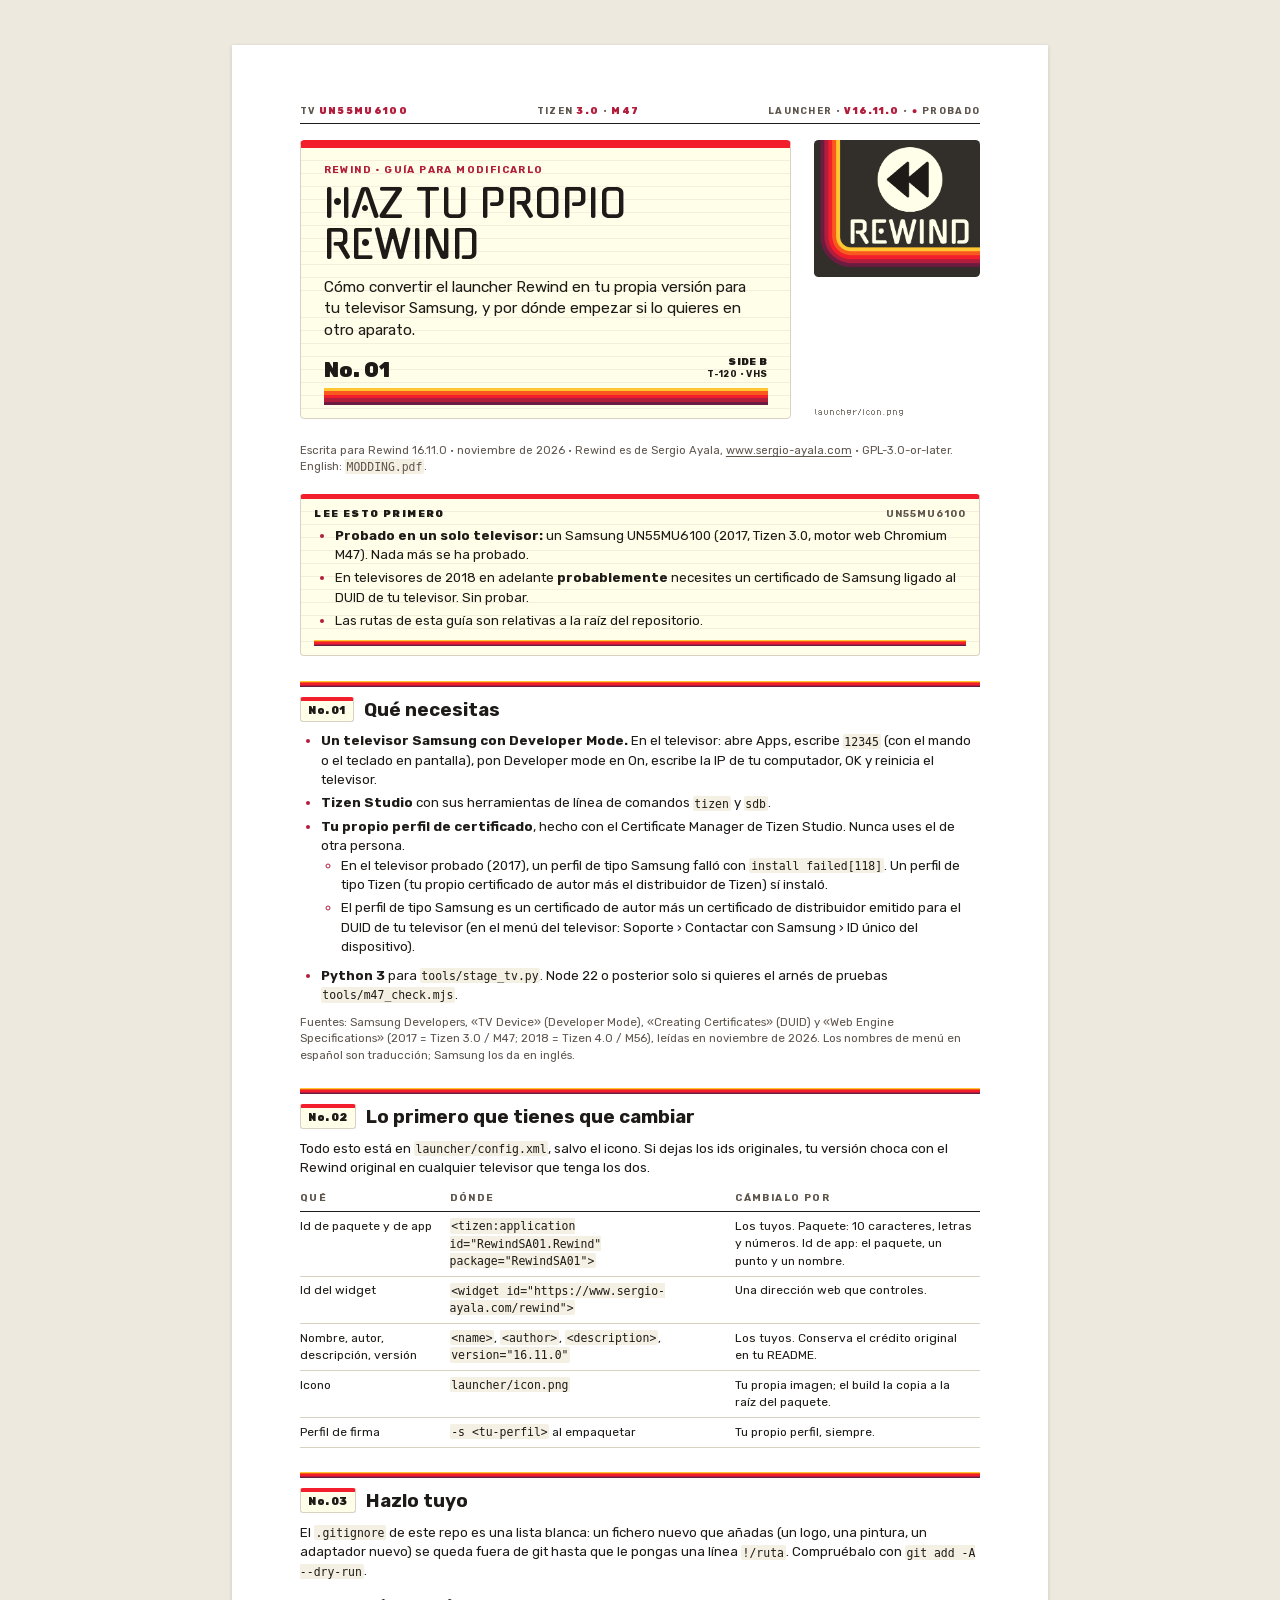
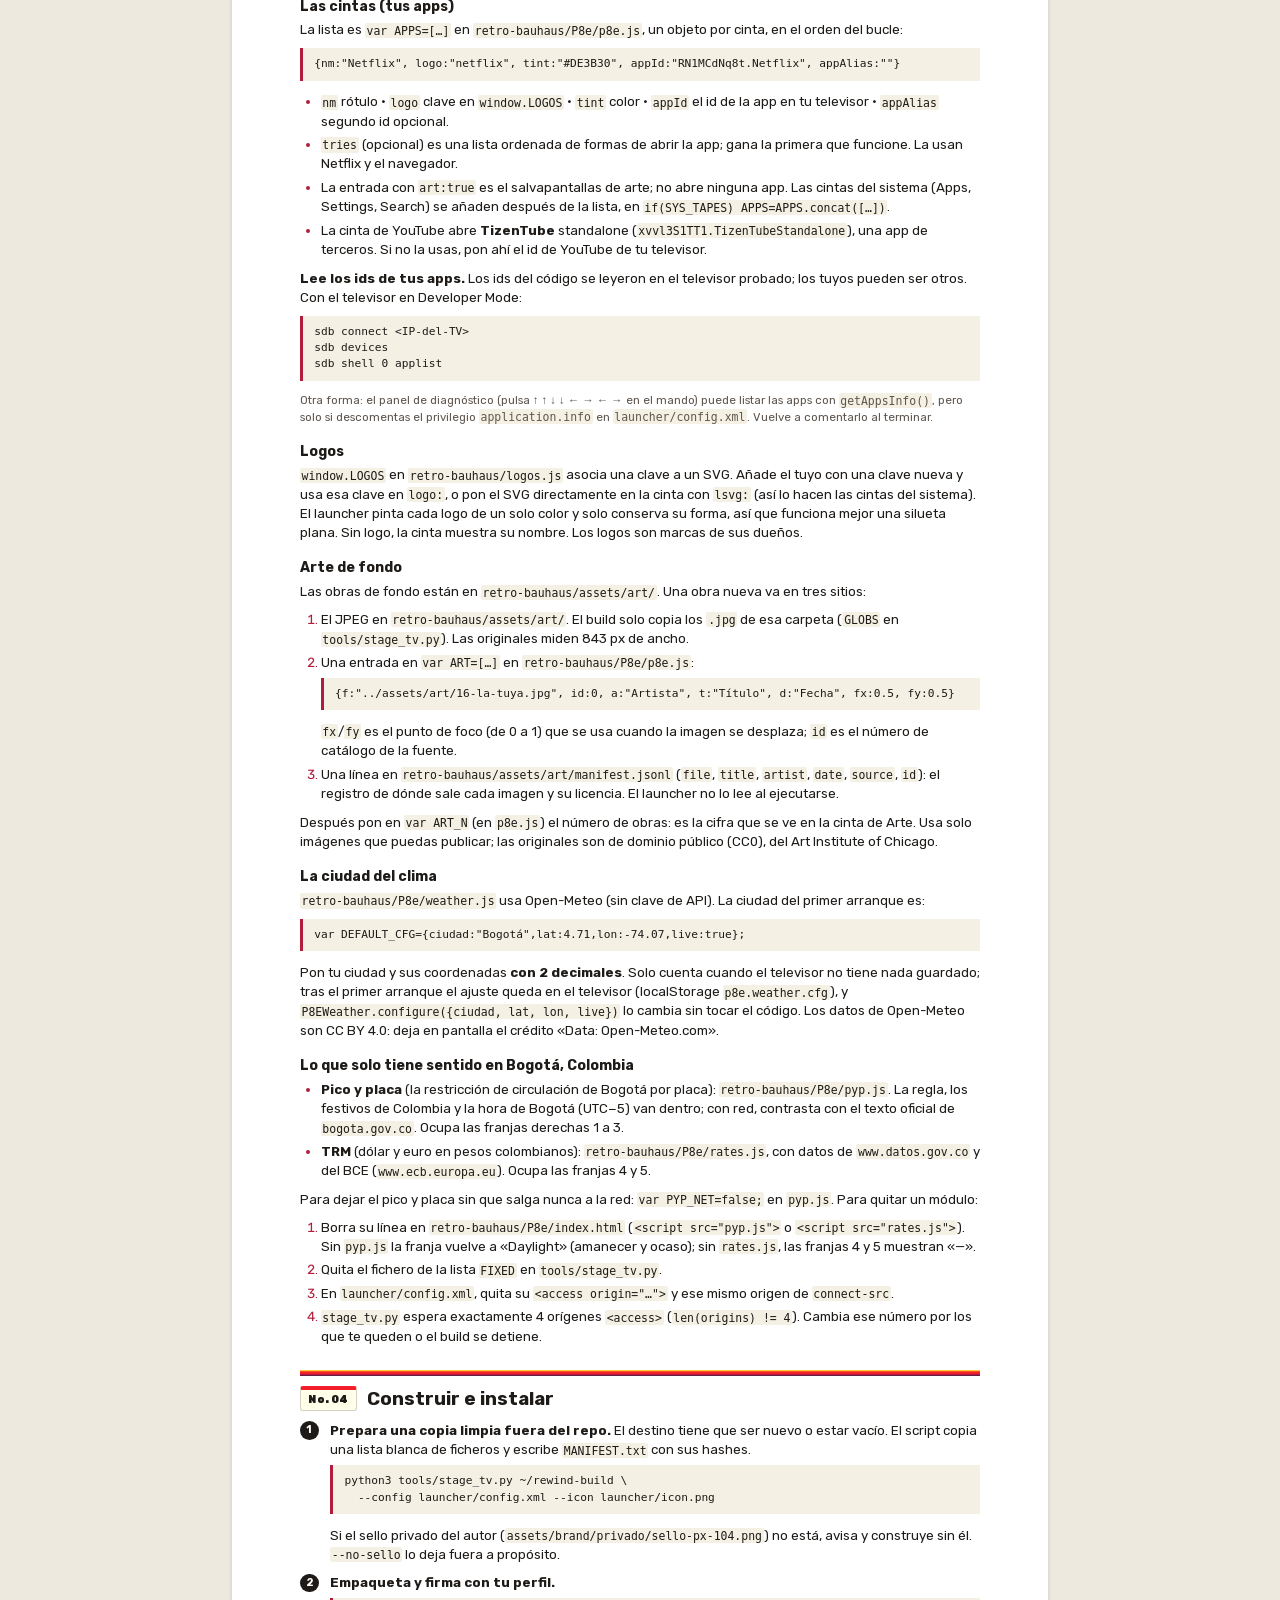
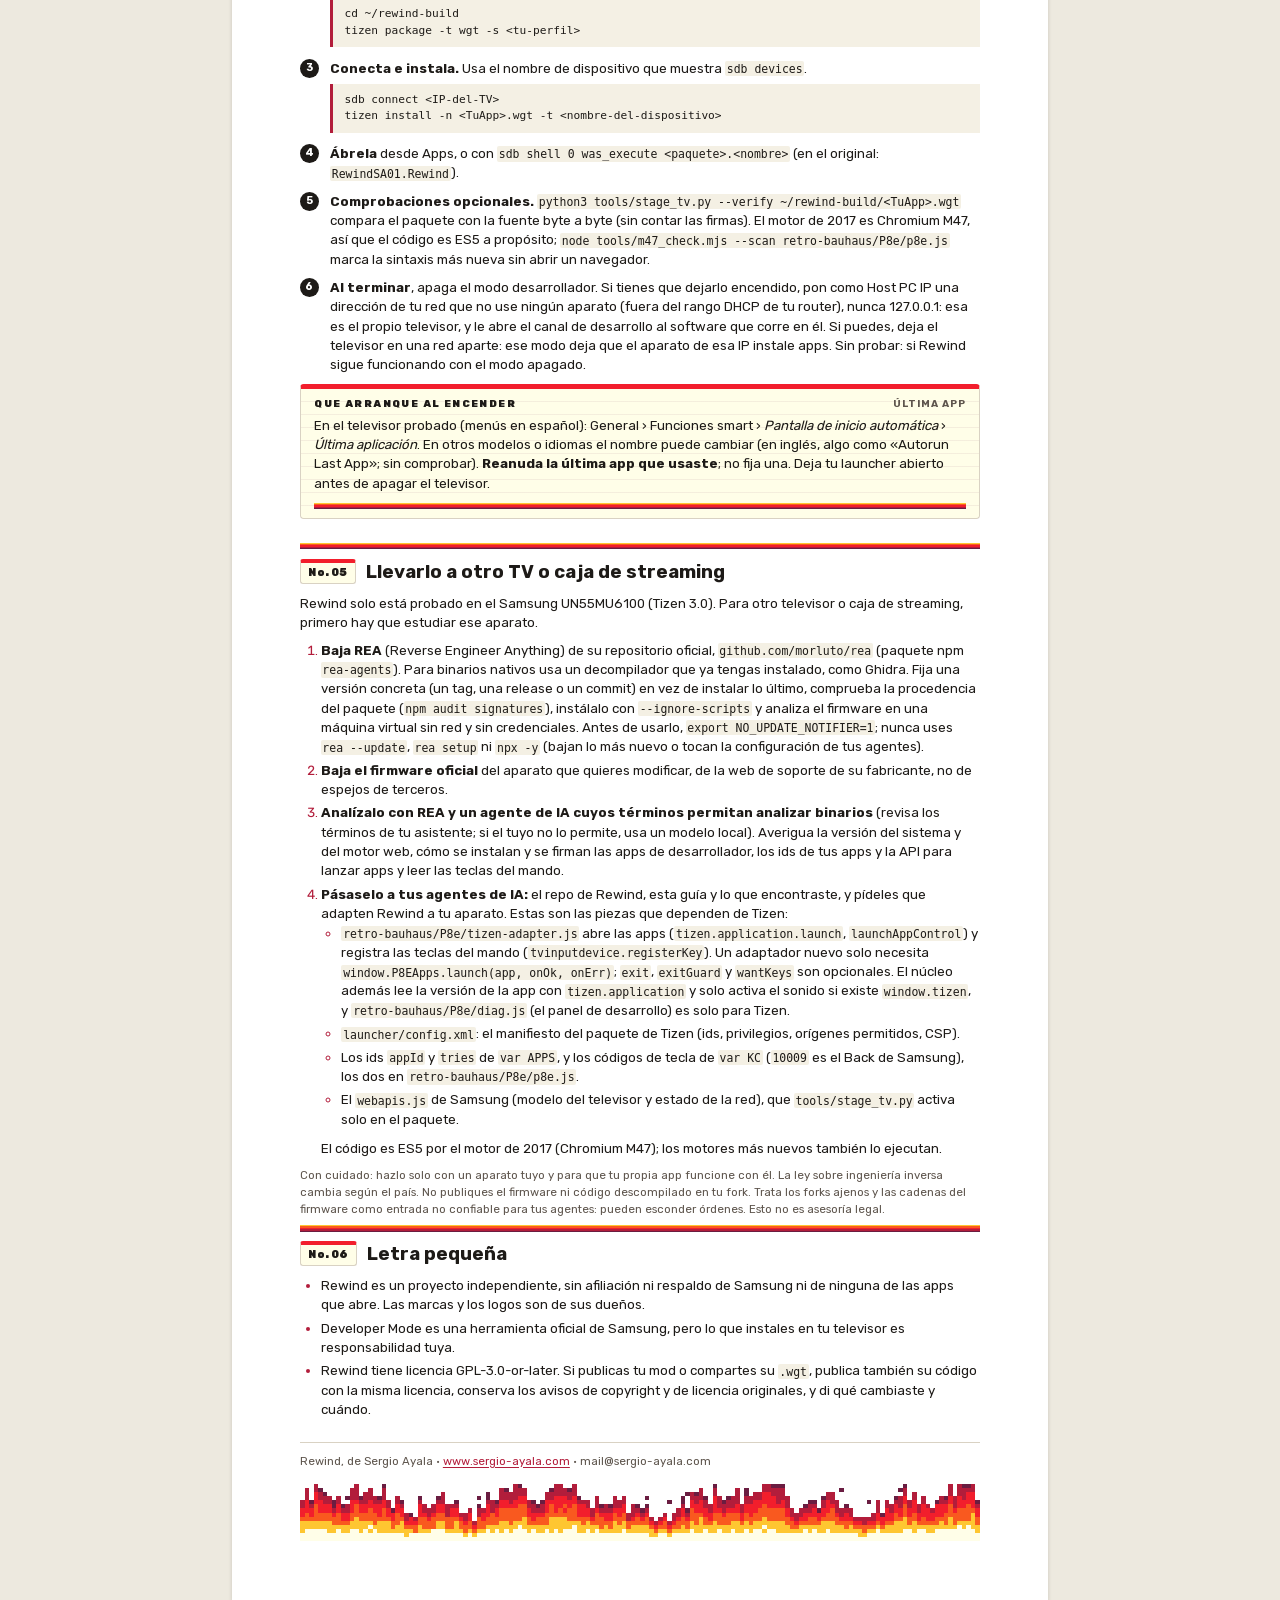
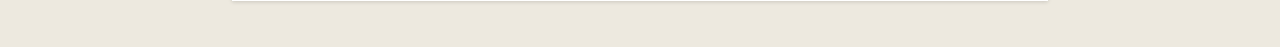
<file: docs/modding/modding.es.html>
<!doctype html>
<html lang="es">
<head>
<meta charset="utf-8">
<meta http-equiv="Content-Security-Policy" content="default-src 'none'; style-src 'self' 'sha256-MqgtjSTLEeCmsngR0eZmMRuCgOg/iaF7Q4fEQK7R6+M='; font-src 'self'; img-src 'self'; frame-src 'none'; child-src 'none'; object-src 'none'; script-src 'none'; connect-src 'none'; media-src 'none'; base-uri 'none'; form-action 'none'">
<meta name="viewport" content="width=device-width, initial-scale=1">
<title>Haz tu propio Rewind: pequeña guía para modificarlo</title>
<meta name="author" content="Sergio Ayala">
<link rel="stylesheet" href="guia.css">
<style>@page { @top-left { content: "Rewind · Guía para modificarlo"; } @bottom-right { content: "PÁG. " counter(page) "/" counter(pages); } }
@page :first { @top-left { content: none; } }</style>
</head>
<body>
<main>

<div class="hud" aria-hidden="true"><span>TV <b>UN55MU6100</b></span><span>Tizen <b>3.0</b> · <b>M47</b></span><span>Launcher · <b>V16.11.0</b> · <b>●</b> Probado</span></div>
<div class="cover">
<div class="label">
<p class="kicker">Rewind · Guía para modificarlo</p>
<h1>Haz tu propio Rewind</h1>
<p class="lede">Cómo convertir el launcher Rewind en tu propia versión para tu televisor Samsung, y por dónde empezar si lo quieres en otro aparato.</p>
<div class="row" aria-hidden="true"><span class="no">No. 01</span><span class="side">SIDE B<span>T-120 · VHS</span></span></div>
<div class="bands" aria-hidden="true"></div>
</div>
<div class="icon"><img src="img/rewind-icon.png" alt="El icono de la app Rewind: un símbolo de rebobinar sobre la palabra REWIND, con franjas amarilla, naranja, roja y ciruela en la esquina."><p class="cap">launcher/icon.png</p></div>
</div>
<p class="meta">Escrita para Rewind 16.11.0 · noviembre de 2026 · Rewind es de Sergio Ayala, <a href="https://www.sergio-ayala.com">www.sergio-ayala.com</a> · GPL-3.0-or-later. English: <code>MODDING.pdf</code>.</p>

<div class="note">
<span class="t">Lee esto primero<span>UN55MU6100</span></span>
<ul>
<li><strong>Probado en un solo televisor:</strong> un Samsung UN55MU6100 (2017, Tizen 3.0, motor web Chromium M47). Nada más se ha probado.</li>
<li>En televisores de 2018 en adelante <strong>probablemente</strong> necesites un certificado de Samsung ligado al DUID de tu televisor. Sin probar.</li>
<li>Las rutas de esta guía son relativas a la raíz del repositorio.</li>
</ul>
</div>

<div class="sep" aria-hidden="true"></div>
<h2><span class="n">No. 01</span> Qué necesitas</h2>
<ul>
<li><strong>Un televisor Samsung con Developer Mode.</strong> En el televisor: abre Apps, escribe <code>12345</code> (con el mando o el teclado en pantalla), pon Developer mode en On, escribe la IP de tu computador, OK y reinicia el televisor.</li>
<li><strong>Tizen Studio</strong> con sus herramientas de línea de comandos <code>tizen</code> y <code>sdb</code>.</li>
<li><strong>Tu propio perfil de certificado</strong>, hecho con el Certificate Manager de Tizen Studio. Nunca uses el de otra persona.
  <ul>
  <li>En el televisor probado (2017), un perfil de tipo Samsung falló con <code>install failed[118]</code>. Un perfil de tipo Tizen (tu propio certificado de autor más el distribuidor de Tizen) sí instaló.</li>
  <li>El perfil de tipo Samsung es un certificado de autor más un certificado de distribuidor emitido para el DUID de tu televisor (en el menú del televisor: Soporte › Contactar con Samsung › ID único del dispositivo).</li>
  </ul></li>
<li><strong>Python 3</strong> para <code>tools/stage_tv.py</code>. Node 22 o posterior solo si quieres el arnés de pruebas <code>tools/m47_check.mjs</code>.</li>
</ul>
<p class="small">Fuentes: Samsung Developers, «TV Device» (Developer Mode), «Creating Certificates» (DUID) y «Web Engine Specifications» (2017 = Tizen 3.0 / M47; 2018 = Tizen 4.0 / M56), leídas en noviembre de 2026. Los nombres de menú en español son traducción; Samsung los da en inglés.</p>

<div class="sep" aria-hidden="true"></div>
<h2><span class="n">No. 02</span> Lo primero que tienes que cambiar</h2>
<p>Todo esto está en <code>launcher/config.xml</code>, salvo el icono. Si dejas los ids originales, tu versión choca con el Rewind original en cualquier televisor que tenga los dos.</p>
<table>
<thead><tr><th>Qué</th><th>Dónde</th><th>Cámbialo por</th></tr></thead>
<tbody>
<tr><td>Id de paquete y de app</td><td><code>&lt;tizen:application id="RewindSA01.Rewind" package="RewindSA01"&gt;</code></td><td>Los tuyos. Paquete: 10 caracteres, letras y números. Id de app: el paquete, un punto y un nombre.</td></tr>
<tr><td>Id del widget</td><td><code>&lt;widget id="https://www.sergio-ayala.com/rewind"&gt;</code></td><td>Una dirección web que controles.</td></tr>
<tr><td>Nombre, autor, descripción, versión</td><td><code>&lt;name&gt;</code>, <code>&lt;author&gt;</code>, <code>&lt;description&gt;</code>, <code>version="16.11.0"</code></td><td>Los tuyos. Conserva el crédito original en tu README.</td></tr>
<tr><td>Icono</td><td><code>launcher/icon.png</code></td><td>Tu propia imagen; el build la copia a la raíz del paquete.</td></tr>
<tr><td>Perfil de firma</td><td><code>-s &lt;tu-perfil&gt;</code> al empaquetar</td><td>Tu propio perfil, siempre.</td></tr>
</tbody>
</table>

<div class="sep" aria-hidden="true"></div>
<h2><span class="n">No. 03</span> Hazlo tuyo</h2>
<p>El <code>.gitignore</code> de este repo es una lista blanca: un fichero nuevo que añadas (un logo, una pintura, un adaptador nuevo) se queda fuera de git hasta que le pongas una línea <code>!/ruta</code>. Compruébalo con <code>git add -A --dry-run</code>.</p>

<h3>Las cintas (tus apps)</h3>
<p>La lista es <code>var APPS=[…]</code> en <code>retro-bauhaus/P8e/p8e.js</code>, un objeto por cinta, en el orden del bucle:</p>
<pre><code>{nm:"Netflix", logo:"netflix", tint:"#DE3B30", appId:"RN1MCdNq8t.Netflix", appAlias:""}</code></pre>
<ul>
<li><code>nm</code> rótulo · <code>logo</code> clave en <code>window.LOGOS</code> · <code>tint</code> color · <code>appId</code> el id de la app en tu televisor · <code>appAlias</code> segundo id opcional.</li>
<li><code>tries</code> (opcional) es una lista ordenada de formas de abrir la app; gana la primera que funcione. La usan Netflix y el navegador.</li>
<li>La entrada con <code>art:true</code> es el salvapantallas de arte; no abre ninguna app. Las cintas del sistema (Apps, Settings, Search) se añaden después de la lista, en <code>if(SYS_TAPES) APPS=APPS.concat([…])</code>.</li>
<li>La cinta de YouTube abre <strong>TizenTube</strong> standalone (<code>xvvl3S1TT1.TizenTubeStandalone</code>), una app de terceros. Si no la usas, pon ahí el id de YouTube de tu televisor.</li>
</ul>
<p><strong>Lee los ids de tus apps.</strong> Los ids del código se leyeron en el televisor probado; los tuyos pueden ser otros. Con el televisor en Developer Mode:</p>
<pre><code>sdb connect &lt;IP-del-TV&gt;
sdb devices
sdb shell 0 applist</code></pre>
<p class="small">Otra forma: el panel de diagnóstico (pulsa ↑ ↑ ↓ ↓ ← → ← → en el mando) puede listar las apps con <code>getAppsInfo()</code>, pero solo si descomentas el privilegio <code>application.info</code> en <code>launcher/config.xml</code>. Vuelve a comentarlo al terminar.</p>

<h3>Logos</h3>
<p><code>window.LOGOS</code> en <code>retro-bauhaus/logos.js</code> asocia una clave a un SVG. Añade el tuyo con una clave nueva y usa esa clave en <code>logo:</code>, o pon el SVG directamente en la cinta con <code>lsvg:</code> (así lo hacen las cintas del sistema). El launcher pinta cada logo de un solo color y solo conserva su forma, así que funciona mejor una silueta plana. Sin logo, la cinta muestra su nombre. Los logos son marcas de sus dueños.</p>

<h3>Arte de fondo</h3>
<p>Las obras de fondo están en <code>retro-bauhaus/assets/art/</code>. Una obra nueva va en tres sitios:</p>
<ol>
<li>El JPEG en <code>retro-bauhaus/assets/art/</code>. El build solo copia los <code>.jpg</code> de esa carpeta (<code>GLOBS</code> en <code>tools/stage_tv.py</code>). Las originales miden 843 px de ancho.</li>
<li>Una entrada en <code>var ART=[…]</code> en <code>retro-bauhaus/P8e/p8e.js</code>:
<pre><code>{f:"../assets/art/16-la-tuya.jpg", id:0, a:"Artista", t:"Título", d:"Fecha", fx:0.5, fy:0.5}</code></pre>
<code>fx</code>/<code>fy</code> es el punto de foco (de 0 a 1) que se usa cuando la imagen se desplaza; <code>id</code> es el número de catálogo de la fuente.</li>
<li>Una línea en <code>retro-bauhaus/assets/art/manifest.jsonl</code> (<code>file</code>, <code>title</code>, <code>artist</code>, <code>date</code>, <code>source</code>, <code>id</code>): el registro de dónde sale cada imagen y su licencia. El launcher no lo lee al ejecutarse.</li>
</ol>
<p>Después pon en <code>var ART_N</code> (en <code>p8e.js</code>) el número de obras: es la cifra que se ve en la cinta de Arte. Usa solo imágenes que puedas publicar; las originales son de dominio público (CC0), del Art Institute of Chicago.</p>

<h3>La ciudad del clima</h3>
<p><code>retro-bauhaus/P8e/weather.js</code> usa Open-Meteo (sin clave de API). La ciudad del primer arranque es:</p>
<pre><code>var DEFAULT_CFG={ciudad:"Bogotá",lat:4.71,lon:-74.07,live:true};</code></pre>
<p>Pon tu ciudad y sus coordenadas <strong>con 2 decimales</strong>. Solo cuenta cuando el televisor no tiene nada guardado; tras el primer arranque el ajuste queda en el televisor (localStorage <code>p8e.weather.cfg</code>), y <code>P8EWeather.configure({ciudad, lat, lon, live})</code> lo cambia sin tocar el código. Los datos de Open-Meteo son CC BY 4.0: deja en pantalla el crédito «Data: Open-Meteo.com».</p>

<h3>Lo que solo tiene sentido en Bogotá, Colombia</h3>
<ul>
<li><strong>Pico y placa</strong> (la restricción de circulación de Bogotá por placa): <code>retro-bauhaus/P8e/pyp.js</code>. La regla, los festivos de Colombia y la hora de Bogotá (UTC−5) van dentro; con red, contrasta con el texto oficial de <code>bogota.gov.co</code>. Ocupa las franjas derechas 1 a 3.</li>
<li><strong>TRM</strong> (dólar y euro en pesos colombianos): <code>retro-bauhaus/P8e/rates.js</code>, con datos de <code>www.datos.gov.co</code> y del BCE (<code>www.ecb.europa.eu</code>). Ocupa las franjas 4 y 5.</li>
</ul>
<p>Para dejar el pico y placa sin que salga nunca a la red: <code>var PYP_NET=false;</code> en <code>pyp.js</code>. Para quitar un módulo:</p>
<ol>
<li>Borra su línea en <code>retro-bauhaus/P8e/index.html</code> (<code>&lt;script src="pyp.js"&gt;</code> o <code>&lt;script src="rates.js"&gt;</code>). Sin <code>pyp.js</code> la franja vuelve a «Daylight» (amanecer y ocaso); sin <code>rates.js</code>, las franjas 4 y 5 muestran «—».</li>
<li>Quita el fichero de la lista <code>FIXED</code> en <code>tools/stage_tv.py</code>.</li>
<li>En <code>launcher/config.xml</code>, quita su <code>&lt;access origin="…"&gt;</code> y ese mismo origen de <code>connect-src</code>.</li>
<li><code>stage_tv.py</code> espera exactamente 4 orígenes <code>&lt;access&gt;</code> (<code>len(origins) != 4</code>). Cambia ese número por los que te queden o el build se detiene.</li>
</ol>

<div class="sep" aria-hidden="true"></div>
<h2><span class="n">No. 04</span> Construir e instalar</h2>
<ol class="steps">
<li><strong>Prepara una copia limpia fuera del repo.</strong> El destino tiene que ser nuevo o estar vacío. El script copia una lista blanca de ficheros y escribe <code>MANIFEST.txt</code> con sus hashes.
<pre><code>python3 tools/stage_tv.py ~/rewind-build \
  --config launcher/config.xml --icon launcher/icon.png</code></pre>
Si el sello privado del autor (<code>assets/brand/privado/sello-px-104.png</code>) no está, avisa y construye sin él. <code>--no-sello</code> lo deja fuera a propósito.</li>
<li><strong>Empaqueta y firma con tu perfil.</strong>
<pre><code>cd ~/rewind-build
tizen package -t wgt -s &lt;tu-perfil&gt;</code></pre></li>
<li><strong>Conecta e instala.</strong> Usa el nombre de dispositivo que muestra <code>sdb devices</code>.
<pre><code>sdb connect &lt;IP-del-TV&gt;
tizen install -n &lt;TuApp&gt;.wgt -t &lt;nombre-del-dispositivo&gt;</code></pre></li>
<li><strong>Ábrela</strong> desde Apps, o con <code>sdb shell 0 was_execute &lt;paquete&gt;.&lt;nombre&gt;</code> (en el original: <code>RewindSA01.Rewind</code>).</li>
<li><strong>Comprobaciones opcionales.</strong> <code>python3 tools/stage_tv.py --verify ~/rewind-build/&lt;TuApp&gt;.wgt</code> compara el paquete con la fuente byte a byte (sin contar las firmas). El motor de 2017 es Chromium M47, así que el código es ES5 a propósito; <code>node tools/m47_check.mjs --scan retro-bauhaus/P8e/p8e.js</code> marca la sintaxis más nueva sin abrir un navegador.</li>
<li><strong>Al terminar</strong>, apaga el modo desarrollador. Si tienes que dejarlo encendido, pon como Host PC IP una dirección de tu red que no use ningún aparato (fuera del rango DHCP de tu router), nunca 127.0.0.1: esa es el propio televisor, y le abre el canal de desarrollo al software que corre en él. Si puedes, deja el televisor en una red aparte: ese modo deja que el aparato de esa IP instale apps. Sin probar: si Rewind sigue funcionando con el modo apagado.</li>
</ol>
<div class="note">
<span class="t">Que arranque al encender<span>Última app</span></span>
<p>En el televisor probado (menús en español): General › Funciones smart › <em>Pantalla de inicio automática</em> › <em>Última aplicación</em>. En otros modelos o idiomas el nombre puede cambiar (en inglés, algo como «Autorun Last App»; sin comprobar). <strong>Reanuda la última app que usaste</strong>; no fija una. Deja tu launcher abierto antes de apagar el televisor.</p>
</div>

<div class="sep" aria-hidden="true"></div>
<h2><span class="n">No. 05</span> Llevarlo a otro TV o caja de streaming</h2>
<p>Rewind solo está probado en el Samsung UN55MU6100 (Tizen 3.0). Para otro televisor o caja de streaming, primero hay que estudiar ese aparato.</p>
<ol>
<li><strong>Baja REA</strong> (Reverse Engineer Anything) de su repositorio oficial, <code>github.com/morluto/rea</code> (paquete npm <code>rea-agents</code>). Para binarios nativos usa un decompilador que ya tengas instalado, como Ghidra. Fija una versión concreta (un tag, una release o un commit) en vez de instalar lo último, comprueba la procedencia del paquete (<code>npm audit signatures</code>), instálalo con <code>--ignore-scripts</code> y analiza el firmware en una máquina virtual sin red y sin credenciales. Antes de usarlo, <code class="nw">export NO_UPDATE_NOTIFIER=1</code>; nunca uses <code class="nw">rea --update</code>, <code class="nw">rea setup</code> ni <code class="nw">npx -y</code> (bajan lo más nuevo o tocan la configuración de tus agentes).</li>
<li><strong>Baja el firmware oficial</strong> del aparato que quieres modificar, de la web de soporte de su fabricante, no de espejos de terceros.</li>
<li><strong>Analízalo con REA y un agente de IA cuyos términos permitan analizar binarios</strong> (revisa los términos de tu asistente; si el tuyo no lo permite, usa un modelo local). Averigua la versión del sistema y del motor web, cómo se instalan y se firman las apps de desarrollador, los ids de tus apps y la API para lanzar apps y leer las teclas del mando.</li>
<li><strong>Pásaselo a tus agentes de IA:</strong> el repo de Rewind, esta guía y lo que encontraste, y pídeles que adapten Rewind a tu aparato. Estas son las piezas que dependen de Tizen:
<ul>
<li><code>retro-bauhaus/P8e/tizen-adapter.js</code> abre las apps (<code>tizen.application.launch</code>, <code>launchAppControl</code>) y registra las teclas del mando (<code>tvinputdevice.registerKey</code>). Un adaptador nuevo solo necesita <code>window.P8EApps.launch(app, onOk, onErr)</code>; <code>exit</code>, <code>exitGuard</code> y <code>wantKeys</code> son opcionales. El núcleo además lee la versión de la app con <code>tizen.application</code> y solo activa el sonido si existe <code>window.tizen</code>, y <code>retro-bauhaus/P8e/diag.js</code> (el panel de desarrollo) es solo para Tizen.</li>
<li><code>launcher/config.xml</code>: el manifiesto del paquete de Tizen (ids, privilegios, orígenes permitidos, CSP).</li>
<li>Los ids <code>appId</code> y <code>tries</code> de <code>var APPS</code>, y los códigos de tecla de <code>var KC</code> (<code>10009</code> es el Back de Samsung), los dos en <code>retro-bauhaus/P8e/p8e.js</code>.</li>
<li>El <code>webapis.js</code> de Samsung (modelo del televisor y estado de la red), que <code>tools/stage_tv.py</code> activa solo en el paquete.</li>
</ul>
El código es ES5 por el motor de 2017 (Chromium M47); los motores más nuevos también lo ejecutan.</li>
</ol>
<p class="small">Con cuidado: hazlo solo con un aparato tuyo y para que tu propia app funcione con él. La ley sobre ingeniería inversa cambia según el país. No publiques el firmware ni código descompilado en tu fork. Trata los forks ajenos y las cadenas del firmware como entrada no confiable para tus agentes: pueden esconder órdenes. Esto no es asesoría legal.</p>

<div class="sep newpage" aria-hidden="true"></div>
<h2><span class="n">No. 06</span> Letra pequeña</h2>
<ul>
<li>Rewind es un proyecto independiente, sin afiliación ni respaldo de Samsung ni de ninguna de las apps que abre. Las marcas y los logos son de sus dueños.</li>
<li>Developer Mode es una herramienta oficial de Samsung, pero lo que instales en tu televisor es responsabilidad tuya.</li>
<li>Rewind tiene licencia GPL-3.0-or-later. Si publicas tu mod o compartes su <code>.wgt</code>, publica también su código con la misma licencia, conserva los avisos de copyright y de licencia originales, y di qué cambiaste y cuándo.</li>
</ul>
<footer class="end">Rewind, de Sergio Ayala · <a href="https://www.sergio-ayala.com">www.sergio-ayala.com</a> · mail@sergio-ayala.com</footer>
<img class="fire" src="img/fire.svg" alt="">

</main>
</body>
</html>
</file>
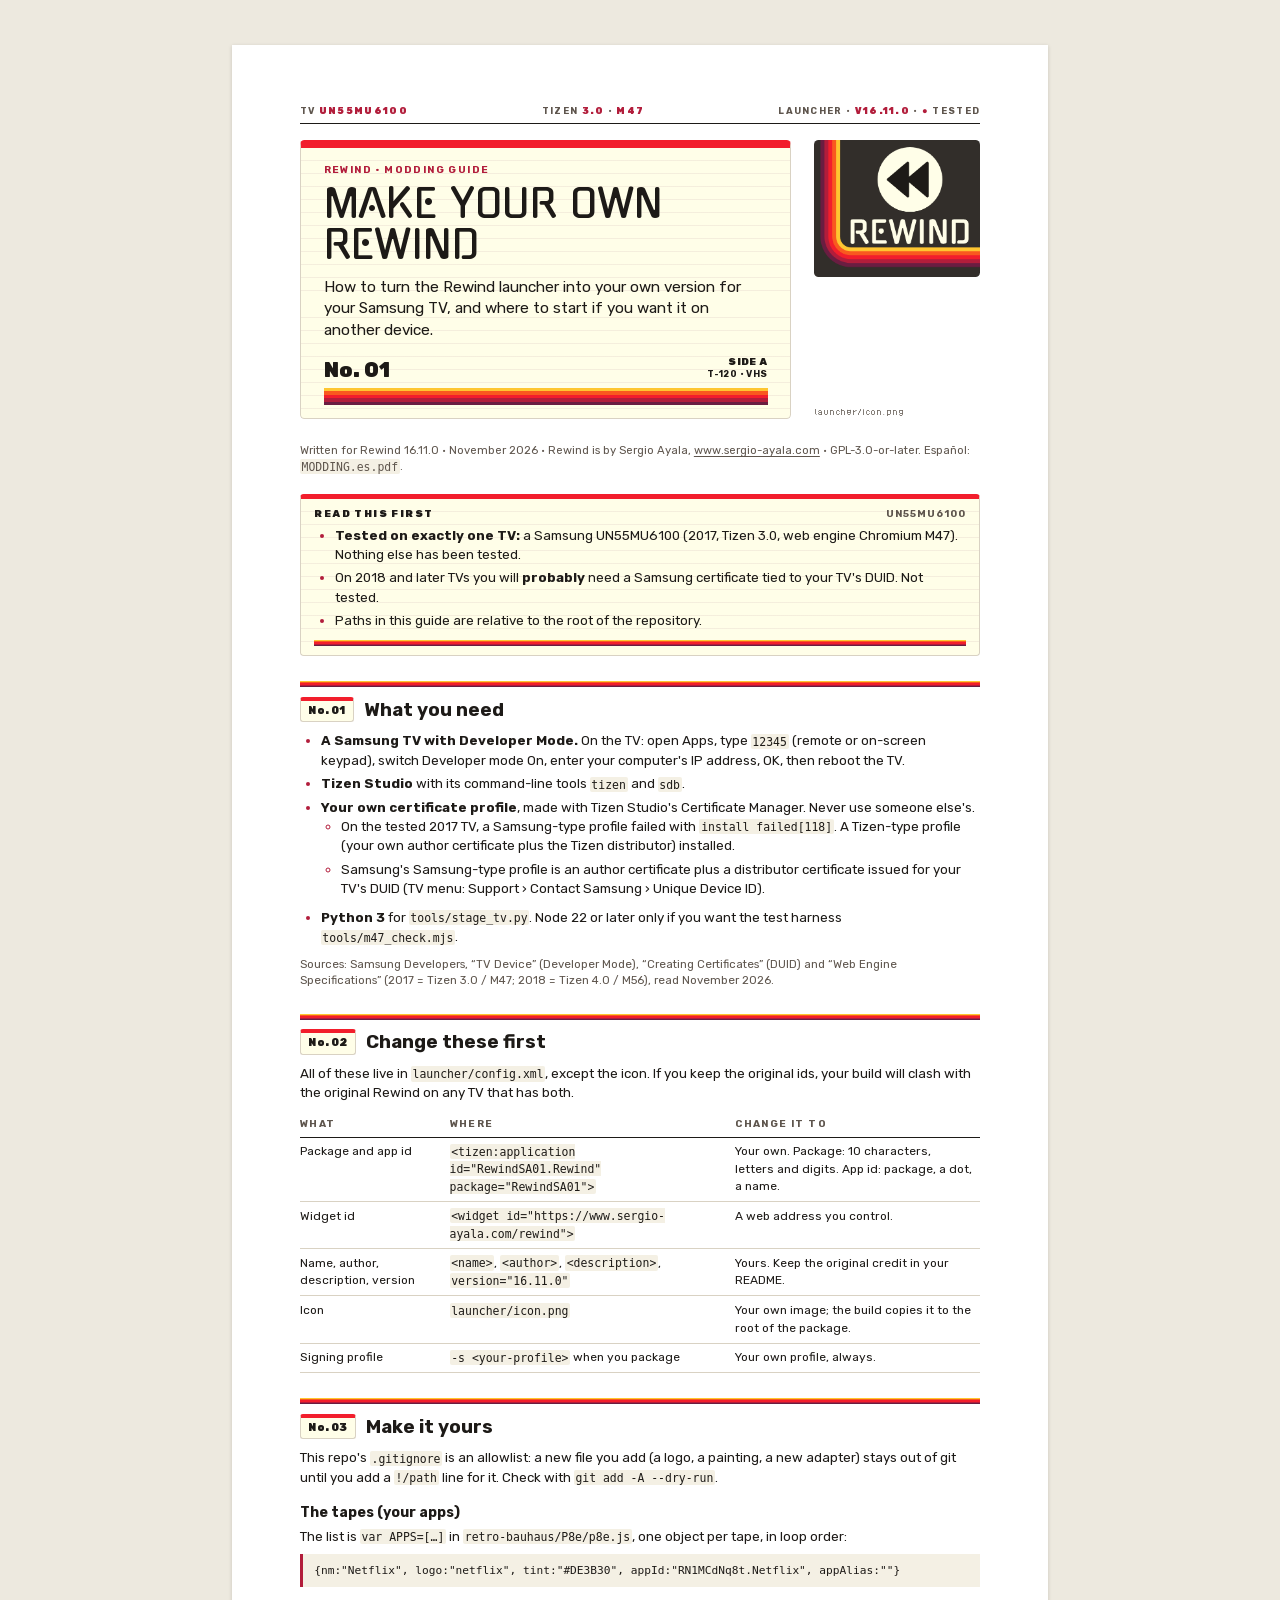
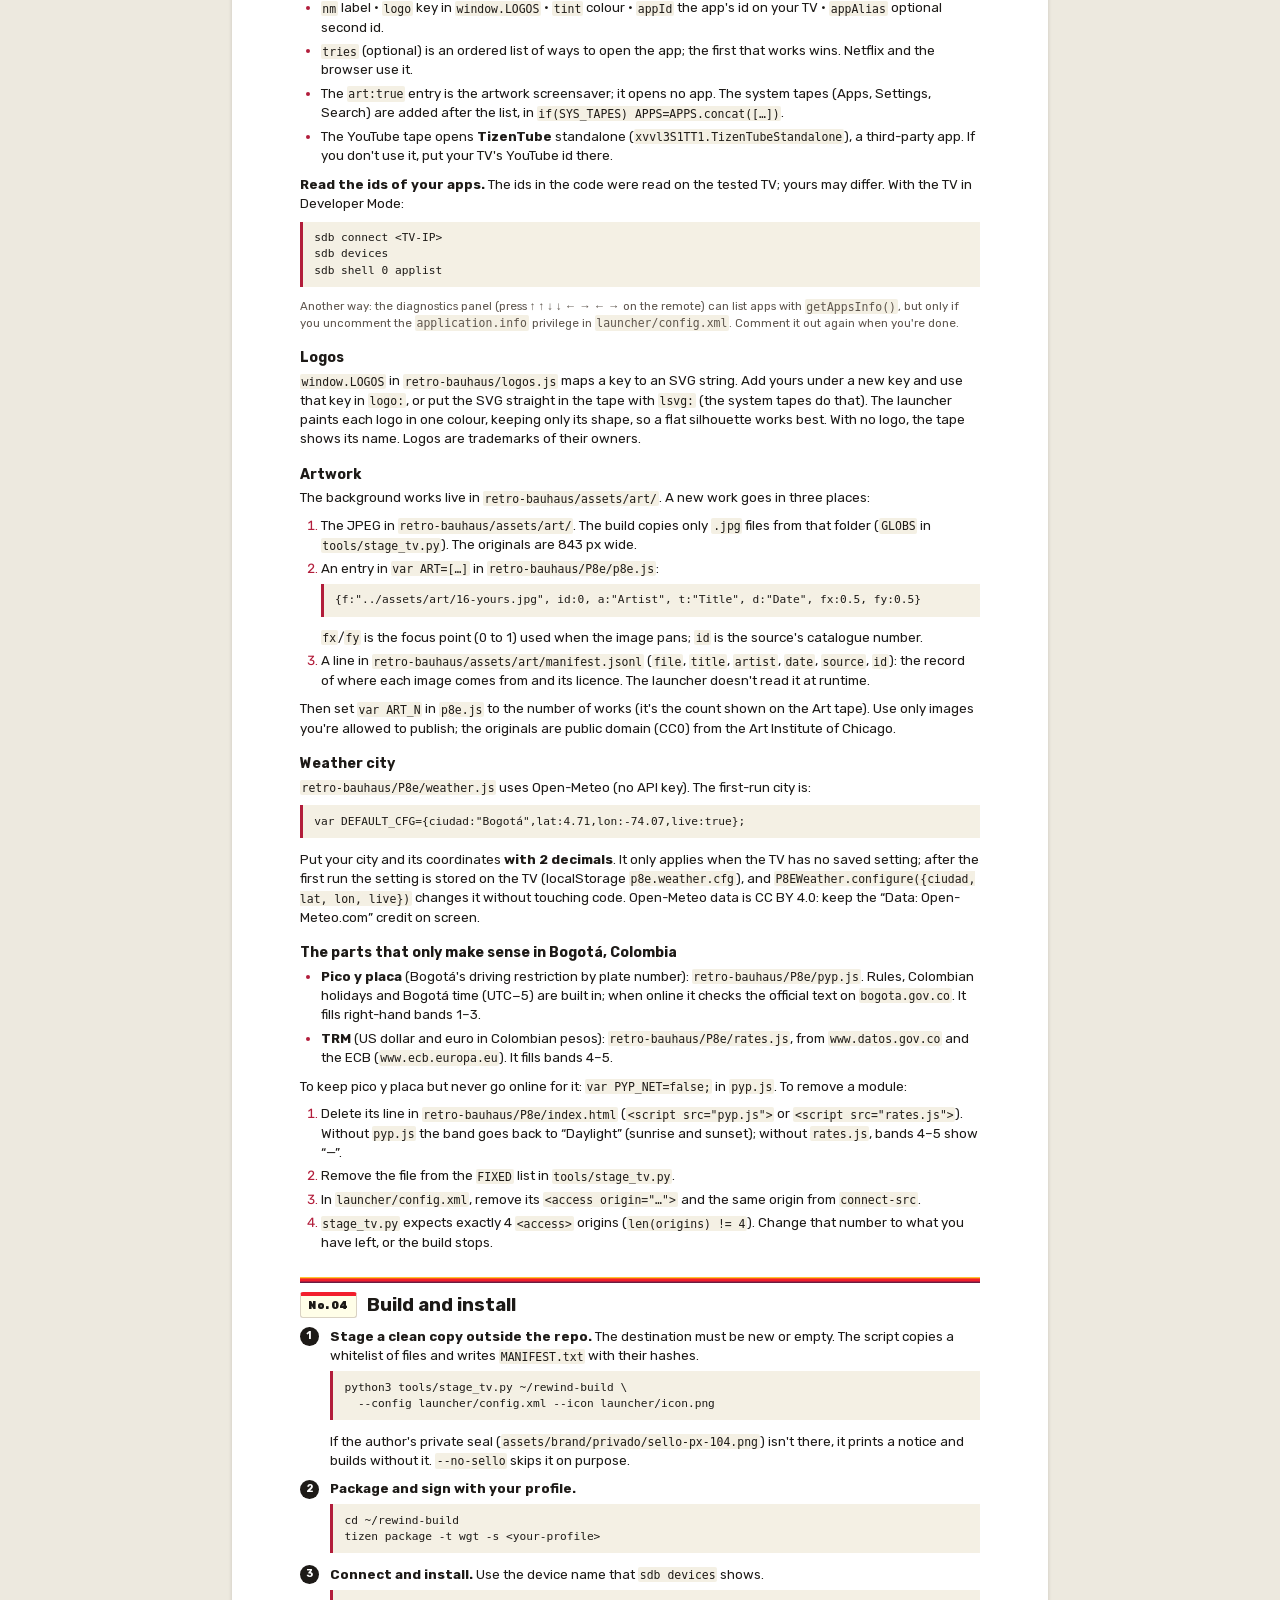
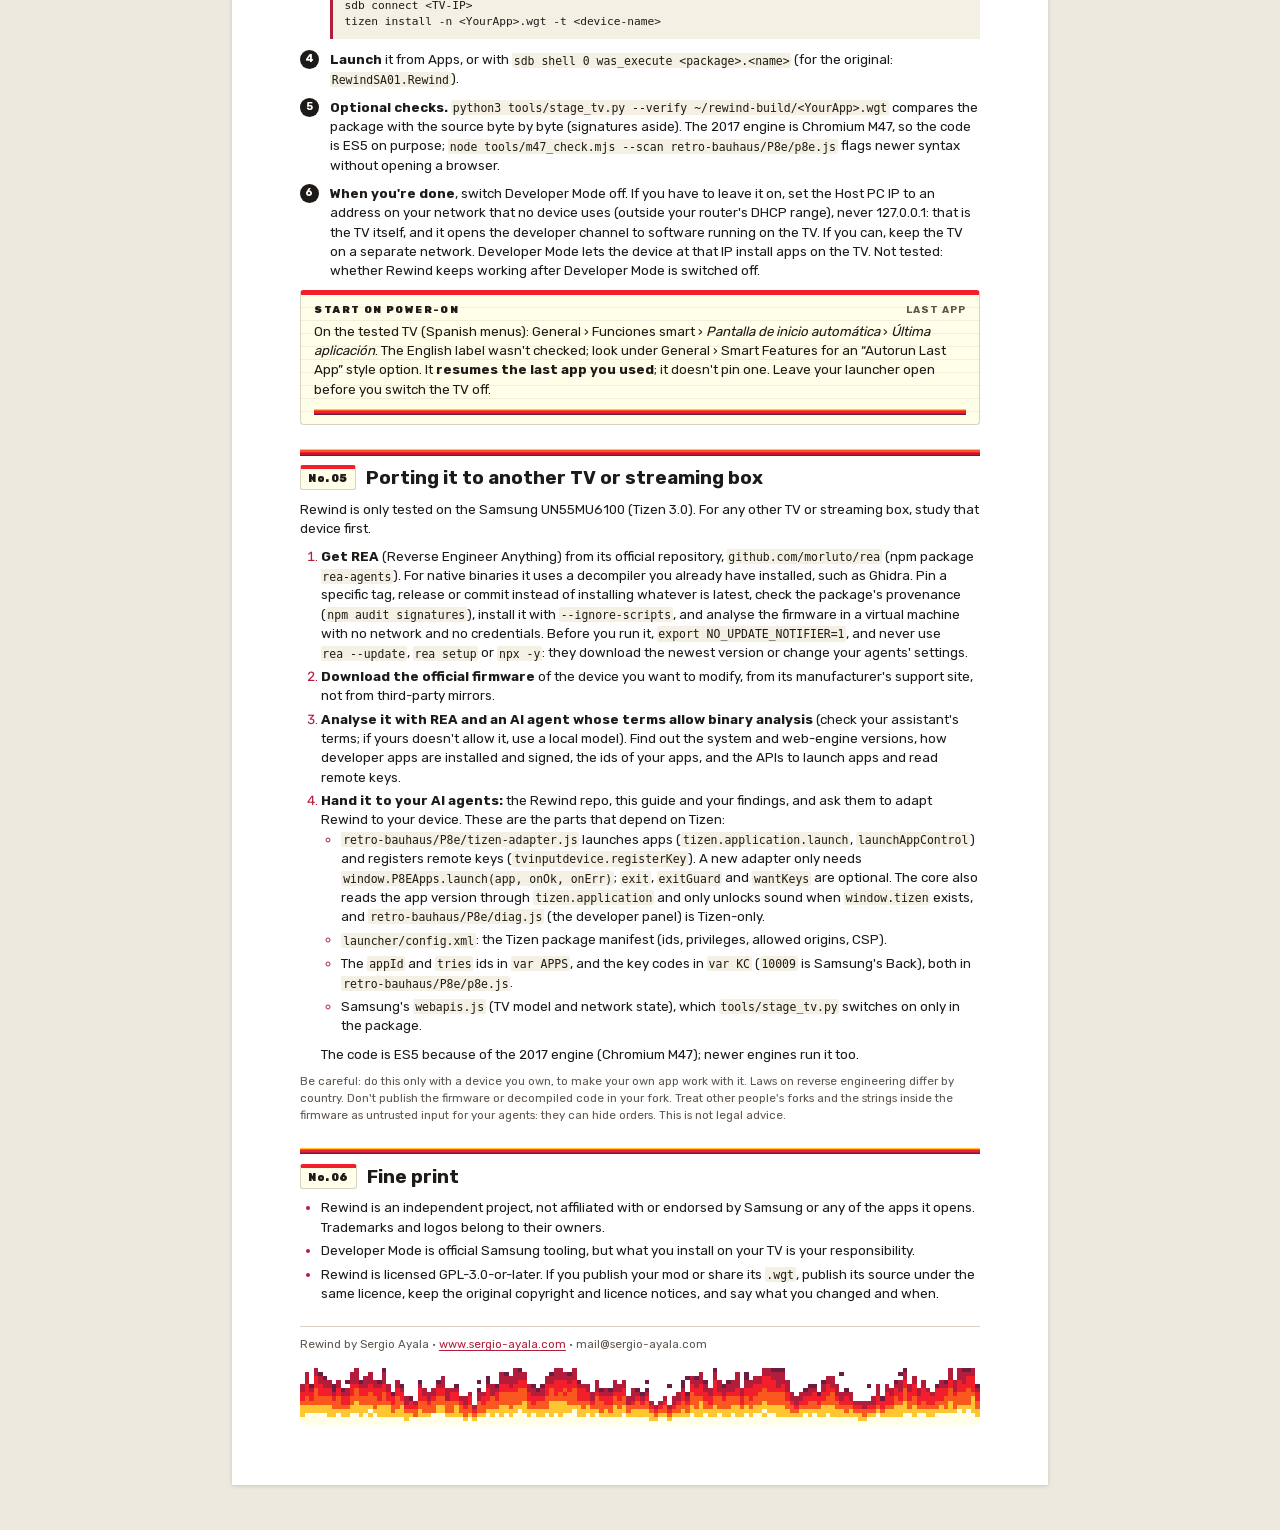
<file: docs/modding/modding.html>
<!doctype html>
<html lang="en">
<head>
<meta charset="utf-8">
<meta http-equiv="Content-Security-Policy" content="default-src 'none'; style-src 'self'; font-src 'self'; img-src 'self'; frame-src 'none'; child-src 'none'; object-src 'none'; script-src 'none'; connect-src 'none'; media-src 'none'; base-uri 'none'; form-action 'none'">
<meta name="viewport" content="width=device-width, initial-scale=1">
<title>Make your own Rewind: a small modding guide</title>
<meta name="author" content="Sergio Ayala">
<link rel="stylesheet" href="guia.css">
</head>
<body>
<main>

<div class="hud" aria-hidden="true"><span>TV <b>UN55MU6100</b></span><span>Tizen <b>3.0</b> · <b>M47</b></span><span>Launcher · <b>V16.11.0</b> · <b>●</b> Tested</span></div>
<div class="cover">
<div class="label">
<p class="kicker">Rewind · Modding guide</p>
<h1>Make your own Rewind</h1>
<p class="lede">How to turn the Rewind launcher into your own version for your Samsung TV, and where to start if you want it on another device.</p>
<div class="row" aria-hidden="true"><span class="no">No. 01</span><span class="side">SIDE A<span>T-120 · VHS</span></span></div>
<div class="bands" aria-hidden="true"></div>
</div>
<div class="icon"><img src="img/rewind-icon.png" alt="The Rewind app icon: a rewind symbol over the word REWIND, with yellow, orange, red and plum stripes in the corner."><p class="cap">launcher/icon.png</p></div>
</div>
<p class="meta">Written for Rewind 16.11.0 · November 2026 · Rewind is by Sergio Ayala, <a href="https://www.sergio-ayala.com">www.sergio-ayala.com</a> · GPL-3.0-or-later. Español: <code>MODDING.es.pdf</code>.</p>

<div class="note">
<span class="t">Read this first<span>UN55MU6100</span></span>
<ul>
<li><strong>Tested on exactly one TV:</strong> a Samsung UN55MU6100 (2017, Tizen 3.0, web engine Chromium M47). Nothing else has been tested.</li>
<li>On 2018 and later TVs you will <strong>probably</strong> need a Samsung certificate tied to your TV's DUID. Not tested.</li>
<li>Paths in this guide are relative to the root of the repository.</li>
</ul>
</div>

<div class="sep" aria-hidden="true"></div>
<h2><span class="n">No. 01</span> What you need</h2>
<ul>
<li><strong>A Samsung TV with Developer Mode.</strong> On the TV: open Apps, type <code>12345</code> (remote or on-screen keypad), switch Developer mode On, enter your computer's IP address, OK, then reboot the TV.</li>
<li><strong>Tizen Studio</strong> with its command-line tools <code>tizen</code> and <code>sdb</code>.</li>
<li><strong>Your own certificate profile</strong>, made with Tizen Studio's Certificate Manager. Never use someone else's.
  <ul>
  <li>On the tested 2017 TV, a Samsung-type profile failed with <code>install failed[118]</code>. A Tizen-type profile (your own author certificate plus the Tizen distributor) installed.</li>
  <li>Samsung's Samsung-type profile is an author certificate plus a distributor certificate issued for your TV's DUID (TV menu: Support › Contact Samsung › Unique Device ID).</li>
  </ul></li>
<li><strong>Python 3</strong> for <code>tools/stage_tv.py</code>. Node 22 or later only if you want the test harness <code>tools/m47_check.mjs</code>.</li>
</ul>
<p class="small">Sources: Samsung Developers, “TV Device” (Developer Mode), “Creating Certificates” (DUID) and “Web Engine Specifications” (2017 = Tizen 3.0 / M47; 2018 = Tizen 4.0 / M56), read November 2026.</p>

<div class="sep" aria-hidden="true"></div>
<h2><span class="n">No. 02</span> Change these first</h2>
<p>All of these live in <code>launcher/config.xml</code>, except the icon. If you keep the original ids, your build will clash with the original Rewind on any TV that has both.</p>
<table>
<thead><tr><th>What</th><th>Where</th><th>Change it to</th></tr></thead>
<tbody>
<tr><td>Package and app id</td><td><code>&lt;tizen:application id="RewindSA01.Rewind" package="RewindSA01"&gt;</code></td><td>Your own. Package: 10 characters, letters and digits. App id: package, a dot, a name.</td></tr>
<tr><td>Widget id</td><td><code>&lt;widget id="https://www.sergio-ayala.com/rewind"&gt;</code></td><td>A web address you control.</td></tr>
<tr><td>Name, author, description, version</td><td><code>&lt;name&gt;</code>, <code>&lt;author&gt;</code>, <code>&lt;description&gt;</code>, <code>version="16.11.0"</code></td><td>Yours. Keep the original credit in your README.</td></tr>
<tr><td>Icon</td><td><code>launcher/icon.png</code></td><td>Your own image; the build copies it to the root of the package.</td></tr>
<tr><td>Signing profile</td><td><code>-s &lt;your-profile&gt;</code> when you package</td><td>Your own profile, always.</td></tr>
</tbody>
</table>

<div class="sep" aria-hidden="true"></div>
<h2><span class="n">No. 03</span> Make it yours</h2>
<p>This repo's <code>.gitignore</code> is an allowlist: a new file you add (a logo, a painting, a new adapter) stays out of git until you add a <code>!/path</code> line for it. Check with <code>git add -A --dry-run</code>.</p>

<h3>The tapes (your apps)</h3>
<p>The list is <code>var APPS=[…]</code> in <code>retro-bauhaus/P8e/p8e.js</code>, one object per tape, in loop order:</p>
<pre><code>{nm:"Netflix", logo:"netflix", tint:"#DE3B30", appId:"RN1MCdNq8t.Netflix", appAlias:""}</code></pre>
<ul>
<li><code>nm</code> label · <code>logo</code> key in <code>window.LOGOS</code> · <code>tint</code> colour · <code>appId</code> the app's id on your TV · <code>appAlias</code> optional second id.</li>
<li><code>tries</code> (optional) is an ordered list of ways to open the app; the first that works wins. Netflix and the browser use it.</li>
<li>The <code>art:true</code> entry is the artwork screensaver; it opens no app. The system tapes (Apps, Settings, Search) are added after the list, in <code>if(SYS_TAPES) APPS=APPS.concat([…])</code>.</li>
<li>The YouTube tape opens <strong>TizenTube</strong> standalone (<code>xvvl3S1TT1.TizenTubeStandalone</code>), a third-party app. If you don't use it, put your TV's YouTube id there.</li>
</ul>
<p><strong>Read the ids of your apps.</strong> The ids in the code were read on the tested TV; yours may differ. With the TV in Developer Mode:</p>
<pre><code>sdb connect &lt;TV-IP&gt;
sdb devices
sdb shell 0 applist</code></pre>
<p class="small">Another way: the diagnostics panel (press ↑ ↑ ↓ ↓ ← → ← → on the remote) can list apps with <code>getAppsInfo()</code>, but only if you uncomment the <code>application.info</code> privilege in <code>launcher/config.xml</code>. Comment it out again when you're done.</p>

<h3>Logos</h3>
<p><code>window.LOGOS</code> in <code>retro-bauhaus/logos.js</code> maps a key to an SVG string. Add yours under a new key and use that key in <code>logo:</code>, or put the SVG straight in the tape with <code>lsvg:</code> (the system tapes do that). The launcher paints each logo in one colour, keeping only its shape, so a flat silhouette works best. With no logo, the tape shows its name. Logos are trademarks of their owners.</p>

<h3>Artwork</h3>
<p>The background works live in <code>retro-bauhaus/assets/art/</code>. A new work goes in three places:</p>
<ol>
<li>The JPEG in <code>retro-bauhaus/assets/art/</code>. The build copies only <code>.jpg</code> files from that folder (<code>GLOBS</code> in <code>tools/stage_tv.py</code>). The originals are 843 px wide.</li>
<li>An entry in <code>var ART=[…]</code> in <code>retro-bauhaus/P8e/p8e.js</code>:
<pre><code>{f:"../assets/art/16-yours.jpg", id:0, a:"Artist", t:"Title", d:"Date", fx:0.5, fy:0.5}</code></pre>
<code>fx</code>/<code>fy</code> is the focus point (0 to 1) used when the image pans; <code>id</code> is the source's catalogue number.</li>
<li>A line in <code>retro-bauhaus/assets/art/manifest.jsonl</code> (<code>file</code>, <code>title</code>, <code>artist</code>, <code>date</code>, <code>source</code>, <code>id</code>): the record of where each image comes from and its licence. The launcher doesn't read it at runtime.</li>
</ol>
<p>Then set <code>var ART_N</code> in <code>p8e.js</code> to the number of works (it's the count shown on the Art tape). Use only images you're allowed to publish; the originals are public domain (CC0) from the Art Institute of Chicago.</p>

<h3>Weather city</h3>
<p><code>retro-bauhaus/P8e/weather.js</code> uses Open-Meteo (no API key). The first-run city is:</p>
<pre><code>var DEFAULT_CFG={ciudad:"Bogotá",lat:4.71,lon:-74.07,live:true};</code></pre>
<p>Put your city and its coordinates <strong>with 2 decimals</strong>. It only applies when the TV has no saved setting; after the first run the setting is stored on the TV (localStorage <code>p8e.weather.cfg</code>), and <code>P8EWeather.configure({ciudad, lat, lon, live})</code> changes it without touching code. Open-Meteo data is CC BY 4.0: keep the “Data: Open-Meteo.com” credit on screen.</p>

<h3>The parts that only make sense in Bogotá, Colombia</h3>
<ul>
<li><strong>Pico y placa</strong> (Bogotá's driving restriction by plate number): <code>retro-bauhaus/P8e/pyp.js</code>. Rules, Colombian holidays and Bogotá time (UTC−5) are built in; when online it checks the official text on <code>bogota.gov.co</code>. It fills right-hand bands 1–3.</li>
<li><strong>TRM</strong> (US dollar and euro in Colombian pesos): <code>retro-bauhaus/P8e/rates.js</code>, from <code>www.datos.gov.co</code> and the ECB (<code>www.ecb.europa.eu</code>). It fills bands 4–5.</li>
</ul>
<p>To keep pico y placa but never go online for it: <code>var PYP_NET=false;</code> in <code>pyp.js</code>. To remove a module:</p>
<ol>
<li>Delete its line in <code>retro-bauhaus/P8e/index.html</code> (<code>&lt;script src="pyp.js"&gt;</code> or <code>&lt;script src="rates.js"&gt;</code>). Without <code>pyp.js</code> the band goes back to “Daylight” (sunrise and sunset); without <code>rates.js</code>, bands 4–5 show “—”.</li>
<li>Remove the file from the <code>FIXED</code> list in <code>tools/stage_tv.py</code>.</li>
<li>In <code>launcher/config.xml</code>, remove its <code>&lt;access origin="…"&gt;</code> and the same origin from <code>connect-src</code>.</li>
<li><code>stage_tv.py</code> expects exactly 4 <code>&lt;access&gt;</code> origins (<code>len(origins) != 4</code>). Change that number to what you have left, or the build stops.</li>
</ol>

<div class="sep" aria-hidden="true"></div>
<h2><span class="n">No. 04</span> Build and install</h2>
<ol class="steps">
<li><strong>Stage a clean copy outside the repo.</strong> The destination must be new or empty. The script copies a whitelist of files and writes <code>MANIFEST.txt</code> with their hashes.
<pre><code>python3 tools/stage_tv.py ~/rewind-build \
  --config launcher/config.xml --icon launcher/icon.png</code></pre>
If the author's private seal (<code>assets/brand/privado/sello-px-104.png</code>) isn't there, it prints a notice and builds without it. <code>--no-sello</code> skips it on purpose.</li>
<li><strong>Package and sign with your profile.</strong>
<pre><code>cd ~/rewind-build
tizen package -t wgt -s &lt;your-profile&gt;</code></pre></li>
<li><strong>Connect and install.</strong> Use the device name that <code>sdb devices</code> shows.
<pre><code>sdb connect &lt;TV-IP&gt;
tizen install -n &lt;YourApp&gt;.wgt -t &lt;device-name&gt;</code></pre></li>
<li><strong>Launch</strong> it from Apps, or with <code>sdb shell 0 was_execute &lt;package&gt;.&lt;name&gt;</code> (for the original: <code>RewindSA01.Rewind</code>).</li>
<li><strong>Optional checks.</strong> <code>python3 tools/stage_tv.py --verify ~/rewind-build/&lt;YourApp&gt;.wgt</code> compares the package with the source byte by byte (signatures aside). The 2017 engine is Chromium M47, so the code is ES5 on purpose; <code>node tools/m47_check.mjs --scan retro-bauhaus/P8e/p8e.js</code> flags newer syntax without opening a browser.</li>
<li><strong>When you're done</strong>, switch Developer Mode off. If you have to leave it on, set the Host PC IP to an address on your network that no device uses (outside your router's DHCP range), never 127.0.0.1: that is the TV itself, and it opens the developer channel to software running on the TV. If you can, keep the TV on a separate network. Developer Mode lets the device at that IP install apps on the TV. Not tested: whether Rewind keeps working after Developer Mode is switched off.</li>
</ol>
<div class="note">
<span class="t">Start on power-on<span>Last app</span></span>
<p>On the tested TV (Spanish menus): General › Funciones smart › <em>Pantalla de inicio automática</em> › <em>Última aplicación</em>. The English label wasn't checked; look under General › Smart Features for an “Autorun Last App” style option. It <strong>resumes the last app you used</strong>; it doesn't pin one. Leave your launcher open before you switch the TV off.</p>
</div>

<div class="sep" aria-hidden="true"></div>
<h2><span class="n">No. 05</span> Porting it to another TV or streaming box</h2>
<p>Rewind is only tested on the Samsung UN55MU6100 (Tizen 3.0). For any other TV or streaming box, study that device first.</p>
<ol>
<li><strong>Get REA</strong> (Reverse Engineer Anything) from its official repository, <code>github.com/morluto/rea</code> (npm package <code>rea-agents</code>). For native binaries it uses a decompiler you already have installed, such as Ghidra. Pin a specific tag, release or commit instead of installing whatever is latest, check the package's provenance (<code>npm audit signatures</code>), install it with <code>--ignore-scripts</code>, and analyse the firmware in a virtual machine with no network and no credentials. Before you run it, <code class="nw">export NO_UPDATE_NOTIFIER=1</code>, and never use <code class="nw">rea --update</code>, <code class="nw">rea setup</code> or <code class="nw">npx -y</code>: they download the newest version or change your agents' settings.</li>
<li><strong>Download the official firmware</strong> of the device you want to modify, from its manufacturer's support site, not from third-party mirrors.</li>
<li><strong>Analyse it with REA and an AI agent whose terms allow binary analysis</strong> (check your assistant's terms; if yours doesn't allow it, use a local model). Find out the system and web-engine versions, how developer apps are installed and signed, the ids of your apps, and the APIs to launch apps and read remote keys.</li>
<li><strong>Hand it to your AI agents:</strong> the Rewind repo, this guide and your findings, and ask them to adapt Rewind to your device. These are the parts that depend on Tizen:
<ul>
<li><code>retro-bauhaus/P8e/tizen-adapter.js</code> launches apps (<code>tizen.application.launch</code>, <code>launchAppControl</code>) and registers remote keys (<code>tvinputdevice.registerKey</code>). A new adapter only needs <code>window.P8EApps.launch(app, onOk, onErr)</code>; <code>exit</code>, <code>exitGuard</code> and <code>wantKeys</code> are optional. The core also reads the app version through <code>tizen.application</code> and only unlocks sound when <code>window.tizen</code> exists, and <code>retro-bauhaus/P8e/diag.js</code> (the developer panel) is Tizen-only.</li>
<li><code>launcher/config.xml</code>: the Tizen package manifest (ids, privileges, allowed origins, CSP).</li>
<li>The <code>appId</code> and <code>tries</code> ids in <code>var APPS</code>, and the key codes in <code>var KC</code> (<code>10009</code> is Samsung's Back), both in <code>retro-bauhaus/P8e/p8e.js</code>.</li>
<li>Samsung's <code>webapis.js</code> (TV model and network state), which <code>tools/stage_tv.py</code> switches on only in the package.</li>
</ul>
The code is ES5 because of the 2017 engine (Chromium M47); newer engines run it too.</li>
</ol>
<p class="small">Be careful: do this only with a device you own, to make your own app work with it. Laws on reverse engineering differ by country. Don't publish the firmware or decompiled code in your fork. Treat other people's forks and the strings inside the firmware as untrusted input for your agents: they can hide orders. This is not legal advice.</p>

<div class="sep" aria-hidden="true"></div>
<h2><span class="n">No. 06</span> Fine print</h2>
<ul>
<li>Rewind is an independent project, not affiliated with or endorsed by Samsung or any of the apps it opens. Trademarks and logos belong to their owners.</li>
<li>Developer Mode is official Samsung tooling, but what you install on your TV is your responsibility.</li>
<li>Rewind is licensed GPL-3.0-or-later. If you publish your mod or share its <code>.wgt</code>, publish its source under the same licence, keep the original copyright and licence notices, and say what you changed and when.</li>
</ul>
<footer class="end">Rewind by Sergio Ayala · <a href="https://www.sergio-ayala.com">www.sergio-ayala.com</a> · mail@sergio-ayala.com</footer>
<img class="fire" src="img/fire.svg" alt="">

</main>
</body>
</html>
</file>
<file: docs/modding/guia.css>
/* Rewind — modding guide. Shared styles for modding.html (EN) and modding.es.html (ES).
   Page: US Letter, margins that also fit A4's printable area when printed "fit to page" (97 %).
   Fonts: local only (fonts/, see fonts/FONTS.txt) + the system monospace. No CDN.
   Identity taken from Rewind itself (retro-bauhaus/P8e/p8e.css and p8e.js):
     · palette PAL = y #FEC631 · o #F9591F · r #F21E2C · b #B21D3B · p #6A1D41 · cream #FFFEE8 · ink #1D1A17
     · the tape label (drawPaper): cream paper, red top bar, faint ruled lines every 10 px in p at 7 %,
       «No. NN» in Rubik 900, «SIDE A» / «T-120 · VHS», and the 5 PAL bands stacked under it
     · the HUD (.hud): uppercase, weight 800, letter-spacing .14em, values in bold
     · Gugi for titles, Pixel Operator for the pixel bits, the pixel fire of the corridor, the app icon
   Contrast (WCAG 1.4.3, measured): ink on white 17.3:1, on cream 17.0:1, on a ruled line 15.0:1 · accent #B21D3B on white 6.7:1,
   on code bg 5.9:1 · muted #5E554D on white 7.3:1. PAL colours other than b/p are decoration only, never text. */

@font-face { font-family: "Rubik"; font-weight: 400; src: url("fonts/Rubik-latin-400.woff2") format("woff2"); }
@font-face { font-family: "Rubik"; font-weight: 500; src: url("fonts/Rubik-latin-500.woff2") format("woff2"); }
@font-face { font-family: "Rubik"; font-weight: 700; src: url("fonts/Rubik-latin-700.woff2") format("woff2"); }
@font-face { font-family: "Rubik"; font-weight: 900; src: url("fonts/Rubik-latin-900.woff2") format("woff2"); }
@font-face { font-family: "Gugi"; font-weight: 400; src: url("fonts/Gugi-latin.woff2") format("woff2"); }
@font-face { font-family: "Pixel Operator"; font-weight: 400; src: url("fonts/PixelOperator.ttf") format("truetype"); }

:root {
  --ink: #1D1A17; --muted: #5E554D; --accent: #B21D3B;
  --cream: #FFFEE8; --code-bg: #F4F0E4; --rule: #D9D2C3;
  --y: #FEC631; --o: #F9591F; --r: #F21E2C; --b: #B21D3B; --p: #6A1D41;
  --bands: linear-gradient(to bottom, #FEC631 0 20%, #F9591F 20% 40%, #F21E2C 40% 60%, #B21D3B 60% 80%, #6A1D41 80% 100%);
  --ruled: repeating-linear-gradient(to bottom, transparent 0 3.2mm, rgba(106,29,65,.07) 3.2mm 3.45mm);
  --mono: Menlo, "SF Mono", Consolas, "DejaVu Sans Mono", monospace;
}

/* ---------- page + HUD running head / foot ---------- */
@page {
  size: Letter;
  margin: 17mm 18mm 18mm 18mm;
  @top-left  { content: "Rewind · Modding guide"; font: 700 6.8pt Rubik, Arial, sans-serif; letter-spacing: .14em; text-transform: uppercase; color: #5E554D; vertical-align: bottom; padding-bottom: 3mm; }
  @top-right { content: "● Launcher · V16.11.0"; font: 700 6.8pt Rubik, Arial, sans-serif; letter-spacing: .14em; text-transform: uppercase; color: #B21D3B; vertical-align: bottom; padding-bottom: 3mm; }
  @bottom-left  { content: "T-120 · VHS"; font: 700 6.8pt Rubik, Arial, sans-serif; letter-spacing: .14em; color: #5E554D; vertical-align: top; padding-top: 4mm; }
  @bottom-right { content: "PAGE " counter(page) "/" counter(pages); font: 400 9pt "Pixel Operator", monospace; color: #1D1A17; vertical-align: top; padding-top: 3.4mm; }
}
@page :first {
  @top-left { content: none; } @top-right { content: none; } @bottom-left { content: none; }
}

* { box-sizing: border-box; }
html { -webkit-print-color-adjust: exact; print-color-adjust: exact; }
body { margin: 0; color: var(--ink); background: #fff; font: 400 10pt/1.45 Rubik, Arial, sans-serif; }
main { max-width: 180mm; margin: 0 auto; }

/* ---------- cover: HUD line + tape label + the app icon ---------- */
.hud {
  display: flex; justify-content: space-between; align-items: center;
  font: 700 7pt/1 Rubik, Arial, sans-serif; letter-spacing: .14em; text-transform: uppercase; color: var(--muted);
  padding: 0 0 2.2mm; margin: 0 0 4mm; border-bottom: .6pt solid var(--ink);
}
.hud b { font-weight: 900; color: var(--accent); }
.cover { display: flex; gap: 6mm; align-items: stretch; margin: 0 0 6mm; }
.label {
  flex: 1; position: relative; background: var(--ruled), var(--cream);
  border: .6pt solid var(--rule); border-top: 2.2mm solid var(--r); border-radius: 1.2mm;
  padding: 4.5mm 6mm 0;
}
.label .kicker { font: 700 7.5pt/1 Rubik, Arial, sans-serif; letter-spacing: .14em; text-transform: uppercase; color: var(--accent); margin: 0 0 2.5mm; }
.label h1 { font: 400 30pt/1.02 Gugi, Rubik, Arial, sans-serif; margin: 0 0 3mm; text-transform: uppercase; letter-spacing: .01em; }
.label .lede { font-size: 11.5pt; line-height: 1.4; margin: 0 0 4mm; max-width: 115mm; }
.label .row { display: flex; justify-content: space-between; align-items: flex-end; margin: 0 0 2mm; }
.label .no { font: 900 15pt/1 Rubik, Arial, sans-serif; }
.label .side { text-align: right; font: 900 7.5pt/1.25 Rubik, Arial, sans-serif; letter-spacing: .04em; }
.label .side span { display: block; font-weight: 700; font-size: 6.8pt; }
.label .bands { height: 4.6mm; margin: 0 0 3.5mm; background: var(--bands); }
.icon { width: 44mm; flex: none; display: flex; flex-direction: column; justify-content: space-between; }
.icon img { width: 44mm; height: auto; display: block; border-radius: 1.2mm; }
.icon .cap { font: 400 8.5pt/1.25 "Pixel Operator", monospace; color: var(--muted); margin: 2mm 0 0; }
.meta { font-size: 8.5pt; color: var(--muted); margin: 0 0 5mm; }
.meta a { color: var(--muted); }

/* ---------- sections: VHS band separator + tape-number chip ---------- */
h2 { font: 700 14pt/1.2 Rubik, Arial, sans-serif; margin: 6mm 0 2.5mm; break-after: avoid; }
h2::before { content: none; }
.sep { height: 1.6mm; background: var(--bands); margin: 6.5mm 0 0; break-after: avoid; }
.sep.newpage { break-before: page; margin-top: 0; }   /* a section that must start on a new page (ES: the fine print) */
code.nw { white-space: nowrap; }   /* short commands that must not wrap inside "--" */
.sep + h2 { margin-top: 2.6mm; }
h2 .n {
  display: inline-block; vertical-align: .2em; margin-right: 1.6mm; font: 900 8pt/1 Rubik, Arial, sans-serif; letter-spacing: .02em; color: var(--ink);
  background: var(--cream); border: .6pt solid var(--rule); border-top: 1.2mm solid var(--r);
  border-radius: .8mm; padding: 1.3mm 2mm 1.2mm;
}
h3 { font: 700 10.5pt/1.3 Rubik, Arial, sans-serif; margin: 4.5mm 0 1.2mm; break-after: avoid; }
p { margin: 0 0 2.2mm; }
ul, ol { margin: 0 0 2.5mm; padding-left: 5.5mm; }
li { margin: 0 0 1.1mm; }
li::marker { color: var(--accent); }
ol > li { break-inside: avoid; }
strong { font-weight: 700; }
a { color: var(--accent); text-decoration: underline; text-underline-offset: .15em; }

code, pre, kbd { font-family: var(--mono); }
code { font-size: 8.6pt; background: var(--code-bg); padding: .05em .15em; border-radius: 2px; overflow-wrap: anywhere; }
pre {
  font-size: 8.4pt; line-height: 1.45; background: var(--code-bg); border-left: 2.4pt solid var(--accent);
  margin: 1.5mm 0 3mm; padding: 2.2mm 3mm; white-space: pre; overflow: hidden; break-inside: avoid;
}
pre code { background: none; padding: 0; font-size: inherit; overflow-wrap: normal; }

/* ---------- notes = a tape label ---------- */
.note {
  background: var(--ruled), var(--cream); border: .6pt solid var(--rule); border-top: 1.4mm solid var(--r);
  border-radius: 1mm; padding: 2.6mm 3.6mm 0; margin: 0 0 3.5mm; break-inside: avoid;
}
.note .t { display: flex; justify-content: space-between; font: 900 7.5pt/1 Rubik, Arial, sans-serif; letter-spacing: .14em; text-transform: uppercase; margin-bottom: 1.8mm; }
.note .t span { font-weight: 700; color: var(--muted); letter-spacing: .1em; }
.note > :last-child { margin-bottom: 2.6mm; }
.note::after { content: ""; display: block; height: 1.6mm; margin: 0 0 2.4mm; background: var(--bands); }
.small { font-size: 8.6pt; color: var(--muted); break-inside: avoid; }

table { width: 100%; border-collapse: collapse; margin: 1mm 0 3.5mm; font-size: 9pt; }
tr { break-inside: avoid; }
th, td { text-align: left; vertical-align: top; padding: 1.5mm 2mm 1.5mm 0; border-bottom: .6pt solid var(--rule); }
th { font-weight: 700; font-size: 7.5pt; letter-spacing: .14em; text-transform: uppercase; color: var(--muted); border-bottom: 1pt solid var(--ink); }
th:first-child { width: 22%; } th:nth-child(2) { width: 42%; }

.steps { counter-reset: s; list-style: none; padding: 0; }
.steps > li { counter-increment: s; position: relative; padding-left: 8mm; margin-bottom: 2.4mm; break-inside: avoid; }
.steps > li::before {
  content: counter(s); position: absolute; left: 0; top: .1mm; width: 5mm; height: 5mm; border-radius: 50%;
  background: var(--ink); color: #fff; font: 700 8pt/5mm Rubik, Arial, sans-serif; text-align: center;
}

footer.end { margin-top: 6mm; padding-top: 2.5mm; border-top: .6pt solid var(--rule); font-size: 8.6pt; color: var(--muted); break-inside: avoid; }
.fire { display: block; width: 100%; height: 15mm; margin: 4mm 0 0; }

@media screen {
  body { background: #EDE9DF; padding: 12mm 0; }
  main { background: #fff; padding: 16mm 18mm; max-width: 216mm; box-shadow: 0 1px 4px rgba(0,0,0,.15); }
}
</file>
